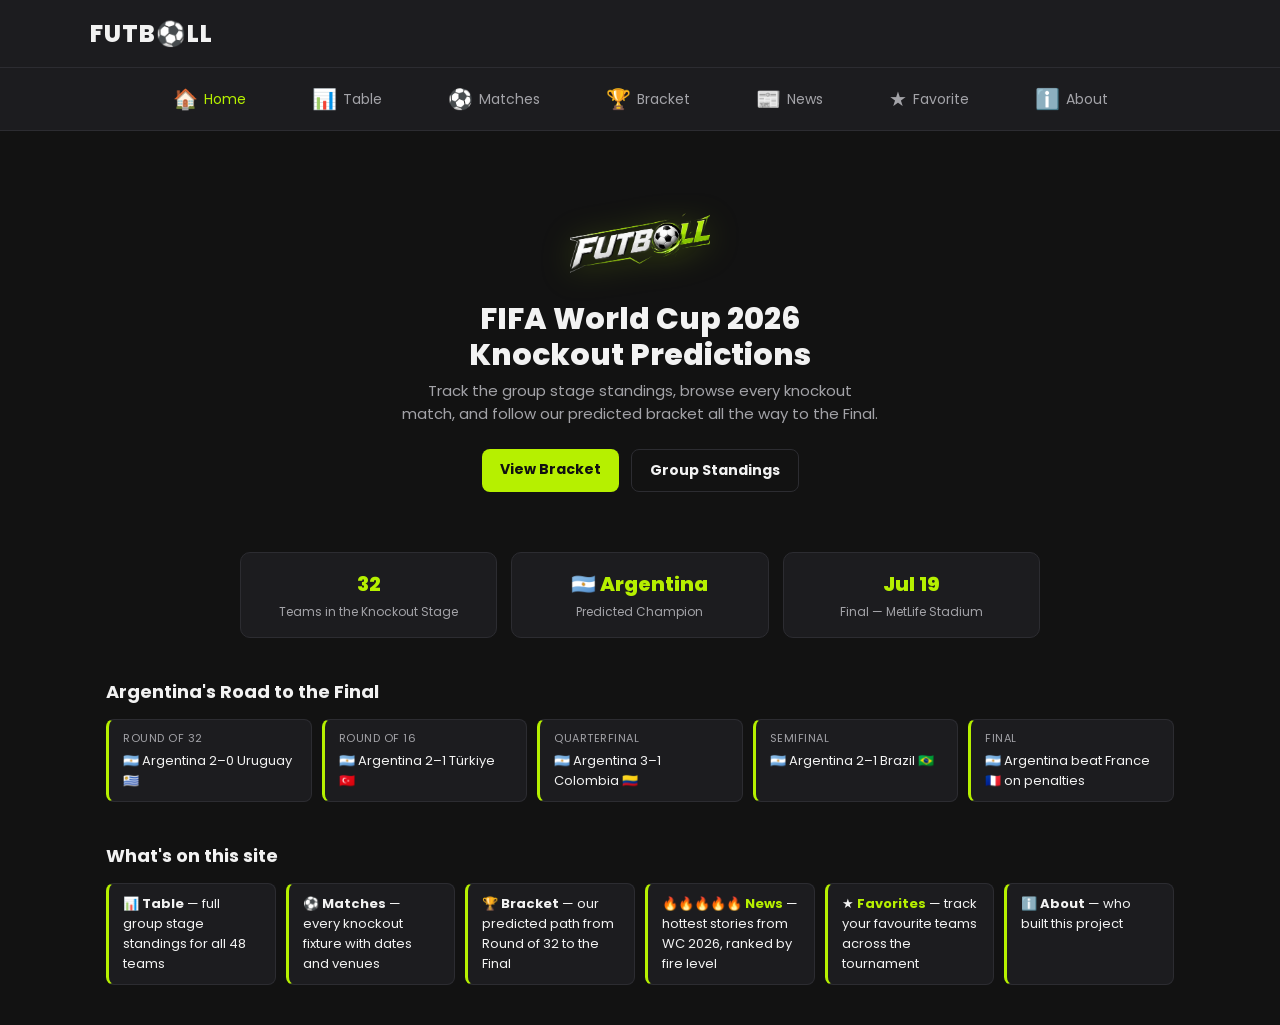
<file: index.html>
<!DOCTYPE html>
<html lang="en">
<head>
  <meta charset="UTF-8">
  <meta name="viewport" content="width=device-width, initial-scale=1.0">
  <title>Futboll | WC 2026 Companion</title>
  <link rel="preconnect" href="https://fonts.googleapis.com">
  <link href="https://fonts.googleapis.com/css2?family=Poppins:wght@400;600;700;800&display=swap" rel="stylesheet">
  <link rel="stylesheet" href="style.css">
</head>
<body>

  <header class="site-header">
    <div class="header-inner">
      <div class="logo">FUTB<span class="ball">⚽</span>LL</div>

    </div>
  </header>

  <nav class="main-nav">
    <a href="index.html" class="active"><span class="icon">🏠</span>Home</a>
    <a href="table.html"><span class="icon">📊</span>Table</a>
    <a href="matches.html"><span class="icon">⚽</span>Matches</a>
    <a href="predictions.html"><span class="icon">🏆</span>Bracket</a>
    <a href="news.html"><span class="icon">📰</span>News</a>
    <a href="favorites.html"><span class="icon">★</span>Favorite</a>
    <a href="about.html"><span class="icon">ℹ️</span>About</a>
  </nav>

  <main class="container">

    <section class="hero">
      <div class="hero-football-logo">
        <img src="[data-uri]" alt="Futboll" class="hero-logo-img">
      </div>
      <h1>FIFA World Cup 2026<br>Knockout Predictions</h1>
      <p>Track the group stage standings, browse every knockout match, and follow our predicted bracket all the way to the Final.</p>
      <div class="hero-actions">
        <a href="predictions.html" class="btn">View Bracket</a>
        <a href="table.html" class="btn secondary">Group Standings</a>
      </div>
    </section>

    <div class="stat-row">
      <div class="stat-box">
        <div class="stat-value">32</div>
        <div class="stat-label">Teams in the Knockout Stage</div>
      </div>
      <div class="stat-box">
        <div class="stat-value">🇦🇷 Argentina</div>
        <div class="stat-label">Predicted Champion</div>
      </div>
      <div class="stat-box">
        <div class="stat-value">Jul 19</div>
        <div class="stat-label">Final — MetLife Stadium</div>
      </div>
    </div>

    <section class="home-section">
      <h2>Argentina's Road to the Final</h2>
      <div class="road-to-final">
        <div class="road-step">
          <div class="round-name">Round of 32</div>
          🇦🇷 Argentina 2–0 Uruguay 🇺🇾
        </div>
        <div class="road-step">
          <div class="round-name">Round of 16</div>
          🇦🇷 Argentina 2–1 Türkiye 🇹🇷
        </div>
        <div class="road-step">
          <div class="round-name">Quarterfinal</div>
          🇦🇷 Argentina 3–1 Colombia 🇨🇴
        </div>
        <div class="road-step">
          <div class="round-name">Semifinal</div>
          🇦🇷 Argentina 2–1 Brazil 🇧🇷
        </div>
        <div class="road-step">
          <div class="round-name">Final</div>
          🇦🇷 Argentina beat France 🇫🇷 on penalties
        </div>
      </div>
    </section>

    <section class="home-section">
      <h2>What's on this site</h2>
      <div class="road-to-final">
        <div class="road-step">📊 <strong>Table</strong> — full group stage standings for all 48 teams</div>
        <div class="road-step">⚽ <strong>Matches</strong> — every knockout fixture with dates and venues</div>
        <div class="road-step">🏆 <strong>Bracket</strong> — our predicted path from Round of 32 to the Final</div>
        <div class="road-step">🔥🔥🔥🔥🔥 <strong><a href="news.html" style="color:var(--accent)">News</a></strong> — hottest stories from WC 2026, ranked by fire level</div>
        <div class="road-step">★ <strong><a href="favorites.html" style="color:var(--accent)">Favorites</a></strong> — track your favourite teams across the tournament</div>
        <div class="road-step">ℹ️ <strong>About</strong> — who built this project</div>
      </div>
    </section>

  </main>

  <script src="data.js"></script>
  <script src="script.js"></script>
</body>
</html>
</file>
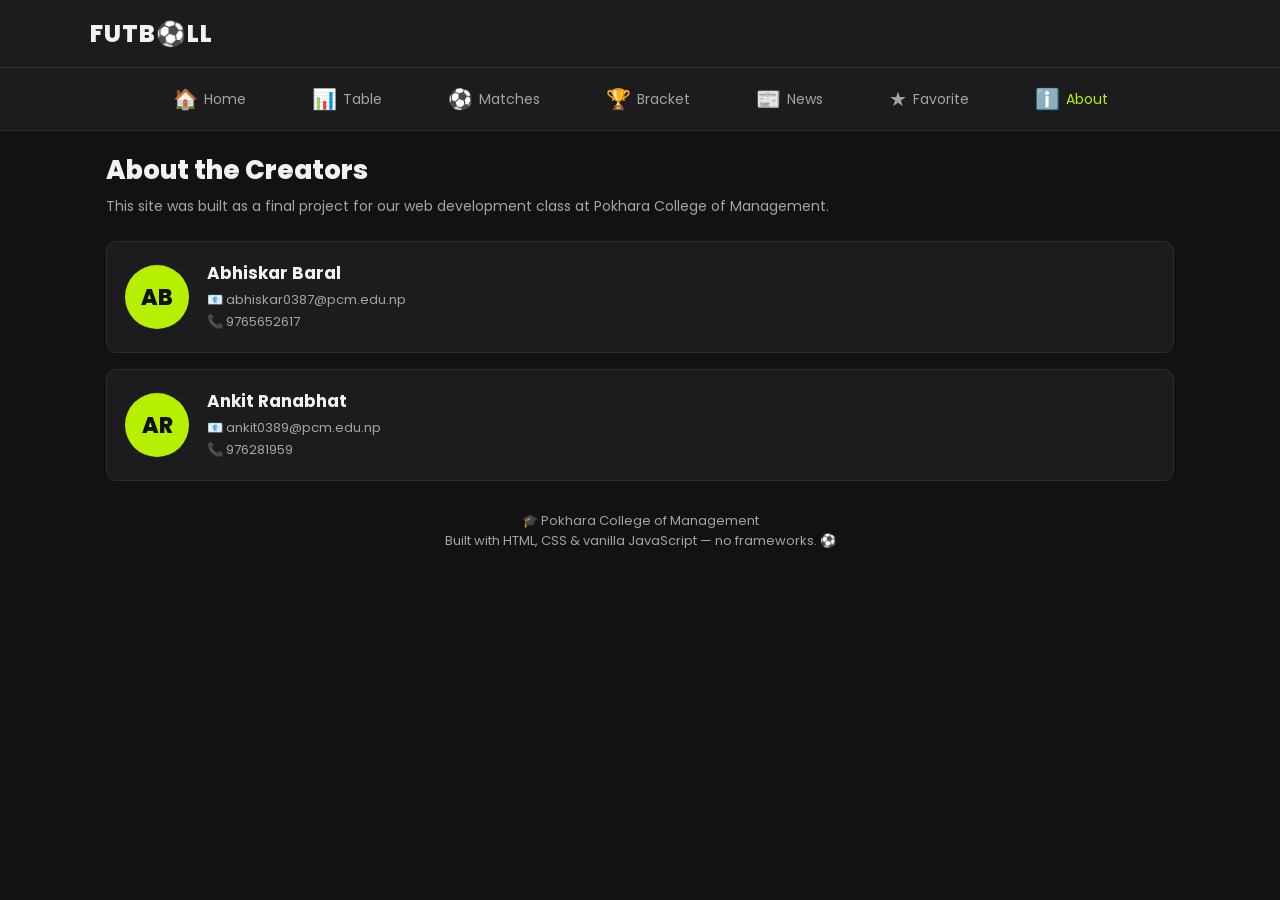
<file: about.html>
<!DOCTYPE html>
<html lang="en">
<head>
  <meta charset="UTF-8">
  <meta name="viewport" content="width=device-width, initial-scale=1.0">
  <title>About | Futboll</title>
  <link rel="preconnect" href="https://fonts.googleapis.com">
  <link href="https://fonts.googleapis.com/css2?family=Poppins:wght@400;600;700;800&display=swap" rel="stylesheet">
  <link rel="stylesheet" href="style.css">
</head>
<body>

  <header class="site-header">
    <div class="header-inner">
      <div class="logo">FUTB<span class="ball">⚽</span>LL</div>

    </div>
  </header>

  <nav class="main-nav">
    <a href="index.html"><span class="icon">🏠</span>Home</a>
    <a href="table.html"><span class="icon">📊</span>Table</a>
    <a href="matches.html"><span class="icon">⚽</span>Matches</a>
    <a href="predictions.html"><span class="icon">🏆</span>Bracket</a>
    <a href="news.html"><span class="icon">📰</span>News</a>
    <a href="favorites.html"><span class="icon">★</span>Favorite</a>
    <a href="about.html" class="active"><span class="icon">ℹ️</span>About</a>
  </nav>

  <main class="container">
    <h1 class="page-title">About the Creators</h1>
    <p class="page-subtitle">This site was built as a final project for our web development class at Pokhara College of Management.</p>

    <div class="profile-card">
      <div class="avatar">AB</div>
      <div class="profile-info">
        <h3>Abhiskar Baral</h3>
        <p>📧 abhiskar0387@pcm.edu.np</p>
        <p>📞 9765652617</p>
      </div>
    </div>

    <div class="profile-card">
      <div class="avatar">AR</div>
      <div class="profile-info">
        <h3>Ankit Ranabhat</h3>
        <p>📧 ankit0389@pcm.edu.np</p>
        <p>📞 976281959</p>
      </div>
    </div>

    <p class="about-footer">🎓 Pokhara College of Management<br>Built with HTML, CSS &amp; vanilla JavaScript — no frameworks. ⚽</p>
  </main>

  <script src="data.js"></script>
  <script src="script.js"></script>
</body>
</html>
</file>
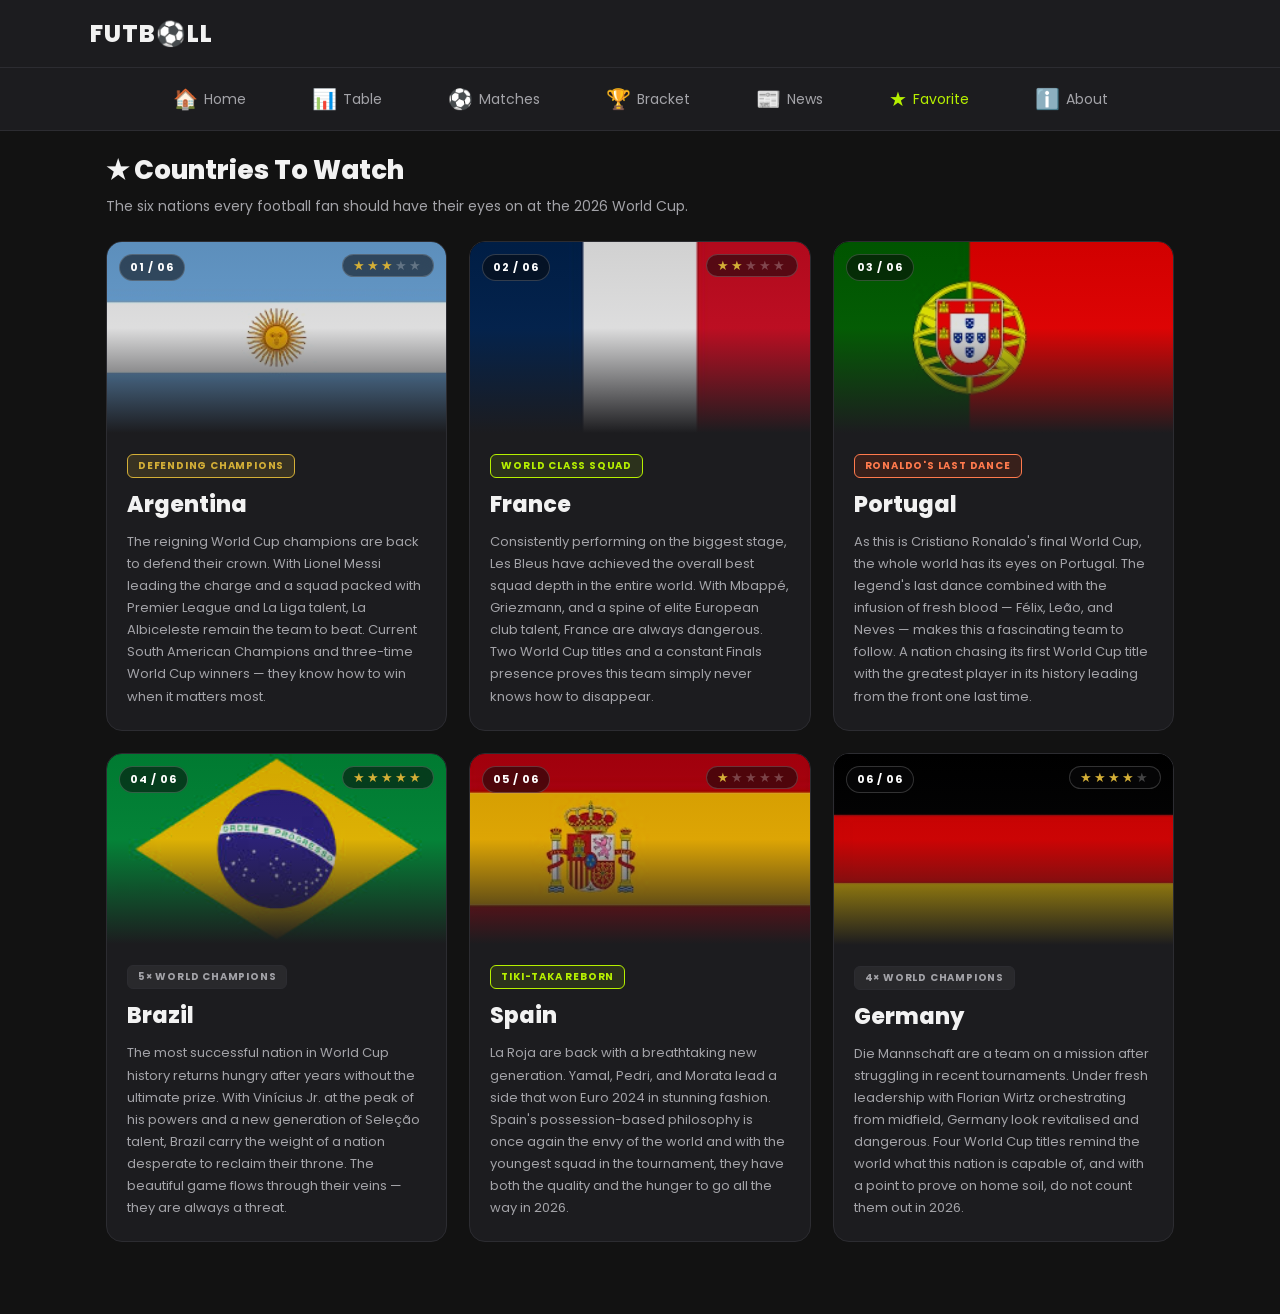
<file: favorites.html>
<!DOCTYPE html>
<html lang="en">
<head>
  <meta charset="UTF-8">
  <meta name="viewport" content="width=device-width, initial-scale=1.0">
  <title>Favorites | Futboll</title>
  <link rel="preconnect" href="https://fonts.googleapis.com">
  <link href="https://fonts.googleapis.com/css2?family=Poppins:wght@400;600;700;800&display=swap" rel="stylesheet">
  <link rel="stylesheet" href="style.css">
</head>
<body>

  <header class="site-header">
    <div class="header-inner">
      <div class="logo">FUTB<span class="ball">⚽</span>LL</div>

    </div>
  </header>

  <nav class="main-nav">
    <a href="index.html"><span class="icon">🏠</span>Home</a>
    <a href="table.html"><span class="icon">📊</span>Table</a>
    <a href="matches.html"><span class="icon">⚽</span>Matches</a>
    <a href="predictions.html"><span class="icon">🏆</span>Bracket</a>
    <a href="news.html"><span class="icon">📰</span>News</a>
    <a href="favorites.html" class="active"><span class="icon">★</span>Favorite</a>
    <a href="about.html"><span class="icon">ℹ️</span>About</a>
  </nav>

  <main class="container">
    <h1 class="page-title">★ Countries To Watch</h1>
    <p class="page-subtitle">The six nations every football fan should have their eyes on at the 2026 World Cup.</p>

    <!-- Featured Countries Section -->
    <div class="ctw-grid">

      <!-- Argentina -->
      <div class="ctw-card ctw-argentina">
        <div class="ctw-banner">
          <img src="argentina-flag.png" alt="Argentina flag" class="ctw-flag-img">
          <div class="ctw-banner-fade"></div>
          <span class="ctw-index">01 / 06</span>
          <span class="ctw-rating" aria-label="3 out of 5 stars">★★★<span class="dim">★★</span></span>
        </div>
        <div class="ctw-info">
          <div class="ctw-badge ctw-badge-champion">Defending Champions</div>
          <h2 class="ctw-name">Argentina</h2>
          <p class="ctw-desc">The reigning World Cup champions are back to defend their crown. With Lionel Messi leading the charge and a squad packed with Premier League and La Liga talent, La Albiceleste remain the team to beat. Current South American Champions and three-time World Cup winners — they know how to win when it matters most.</p>
        </div>
      </div>

      <!-- France -->
      <div class="ctw-card ctw-france">
        <div class="ctw-banner">
          <img src="france-flag.png" alt="France flag" class="ctw-flag-img">
          <div class="ctw-banner-fade"></div>
          <span class="ctw-index">02 / 06</span>
          <span class="ctw-rating" aria-label="2 out of 5 stars">★★<span class="dim">★★★</span></span>
        </div>
        <div class="ctw-info">
          <div class="ctw-badge ctw-badge-elite">World Class Squad</div>
          <h2 class="ctw-name">France</h2>
          <p class="ctw-desc">Consistently performing on the biggest stage, Les Bleus have achieved the overall best squad depth in the entire world. With Mbappé, Griezmann, and a spine of elite European club talent, France are always dangerous. Two World Cup titles and a constant Finals presence proves this team simply never knows how to disappear.</p>
        </div>
      </div>

      <!-- Portugal -->
      <div class="ctw-card ctw-portugal">
        <div class="ctw-banner">
          <img src="portugal-flag.png" alt="Portugal flag" class="ctw-flag-img">
          <div class="ctw-banner-fade"></div>
          <span class="ctw-index">03 / 06</span>
        </div>
        <div class="ctw-info">
          <div class="ctw-badge ctw-badge-legend">Ronaldo's Last Dance</div>
          <h2 class="ctw-name">Portugal</h2>
          <p class="ctw-desc">As this is Cristiano Ronaldo's final World Cup, the whole world has its eyes on Portugal. The legend's last dance combined with the infusion of fresh blood — Félix, Leão, and Neves — makes this a fascinating team to follow. A nation chasing its first World Cup title with the greatest player in its history leading from the front one last time.</p>
        </div>
      </div>

      <!-- Brazil -->
      <div class="ctw-card ctw-brazil">
        <div class="ctw-banner">
          <img src="brazil-flag.png" alt="Brazil flag" class="ctw-flag-img">
          <div class="ctw-banner-fade"></div>
          <span class="ctw-index">04 / 06</span>
          <span class="ctw-rating" aria-label="5 out of 5 stars">★★★★★</span>
        </div>
        <div class="ctw-info">
          <div class="ctw-badge ctw-badge-record">5× World Champions</div>
          <h2 class="ctw-name">Brazil</h2>
          <p class="ctw-desc">The most successful nation in World Cup history returns hungry after years without the ultimate prize. With Vinícius Jr. at the peak of his powers and a new generation of Seleção talent, Brazil carry the weight of a nation desperate to reclaim their throne. The beautiful game flows through their veins — they are always a threat.</p>
        </div>
      </div>

      <!-- Spain -->
      <div class="ctw-card ctw-spain">
        <div class="ctw-banner">
          <img src="spain-flag.png" alt="Spain flag" class="ctw-flag-img">
          <div class="ctw-banner-fade"></div>
          <span class="ctw-index">05 / 06</span>
          <span class="ctw-rating" aria-label="1 out of 5 stars">★<span class="dim">★★★★</span></span>
        </div>
        <div class="ctw-info">
          <div class="ctw-badge ctw-badge-elite">Tiki-Taka Reborn</div>
          <h2 class="ctw-name">Spain</h2>
          <p class="ctw-desc">La Roja are back with a breathtaking new generation. Yamal, Pedri, and Morata lead a side that won Euro 2024 in stunning fashion. Spain's possession-based philosophy is once again the envy of the world and with the youngest squad in the tournament, they have both the quality and the hunger to go all the way in 2026.</p>
        </div>
      </div>

      <!-- Germany -->
      <div class="ctw-card ctw-germany">
        <div class="ctw-banner">
          <img src="germany-flag.png" alt="Germany flag" class="ctw-flag-img">
          <div class="ctw-banner-fade"></div>
          <span class="ctw-index">06 / 06</span>
          <span class="ctw-rating" aria-label="4 out of 5 stars">★★★★<span class="dim">★</span></span>
        </div>
        <div class="ctw-info">
          <div class="ctw-badge ctw-badge-record">4× World Champions</div>
          <h2 class="ctw-name">Germany</h2>
          <p class="ctw-desc">Die Mannschaft are a team on a mission after struggling in recent tournaments. Under fresh leadership with Florian Wirtz orchestrating from midfield, Germany look revitalised and dangerous. Four World Cup titles remind the world what this nation is capable of, and with a point to prove on home soil, do not count them out in 2026.</p>
        </div>
      </div>

    </div>


  </main>

  <script src="data.js"></script>
  <script src="script.js"></script>
</body>
</html>
</file>
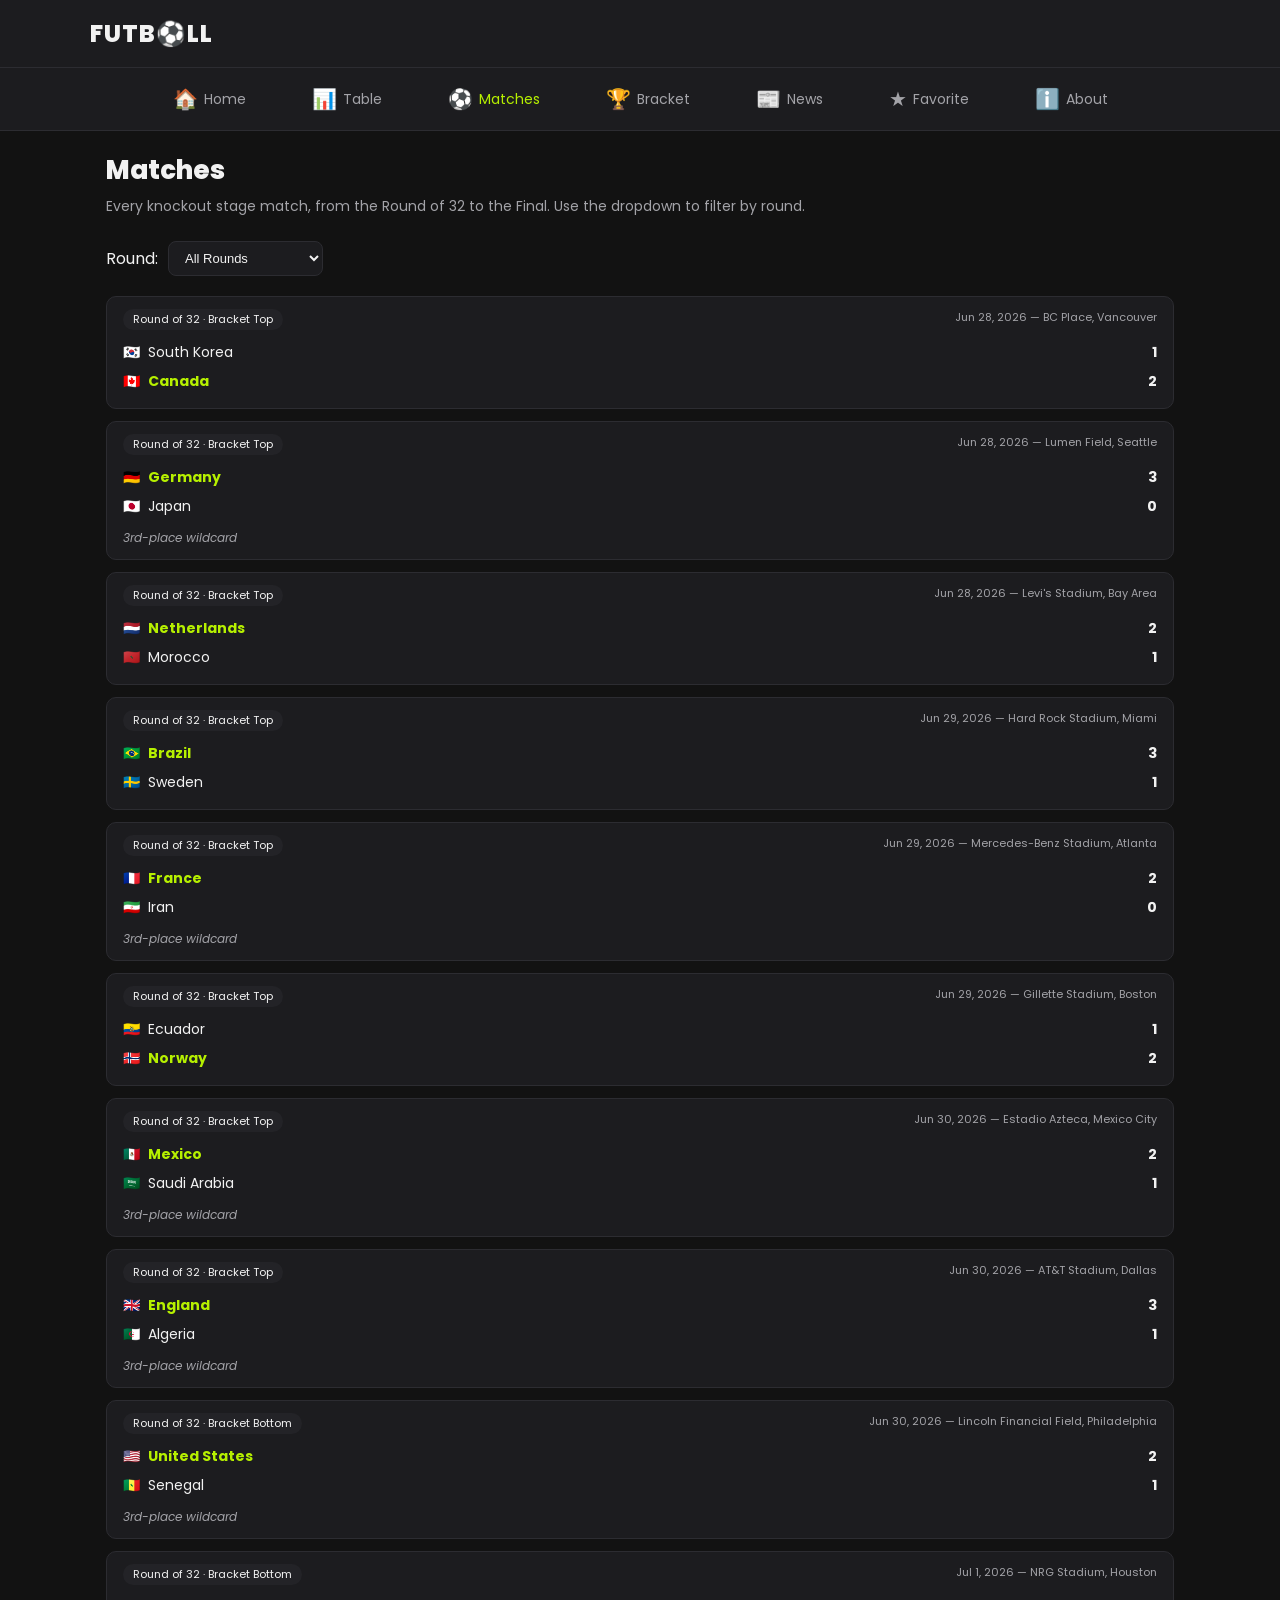
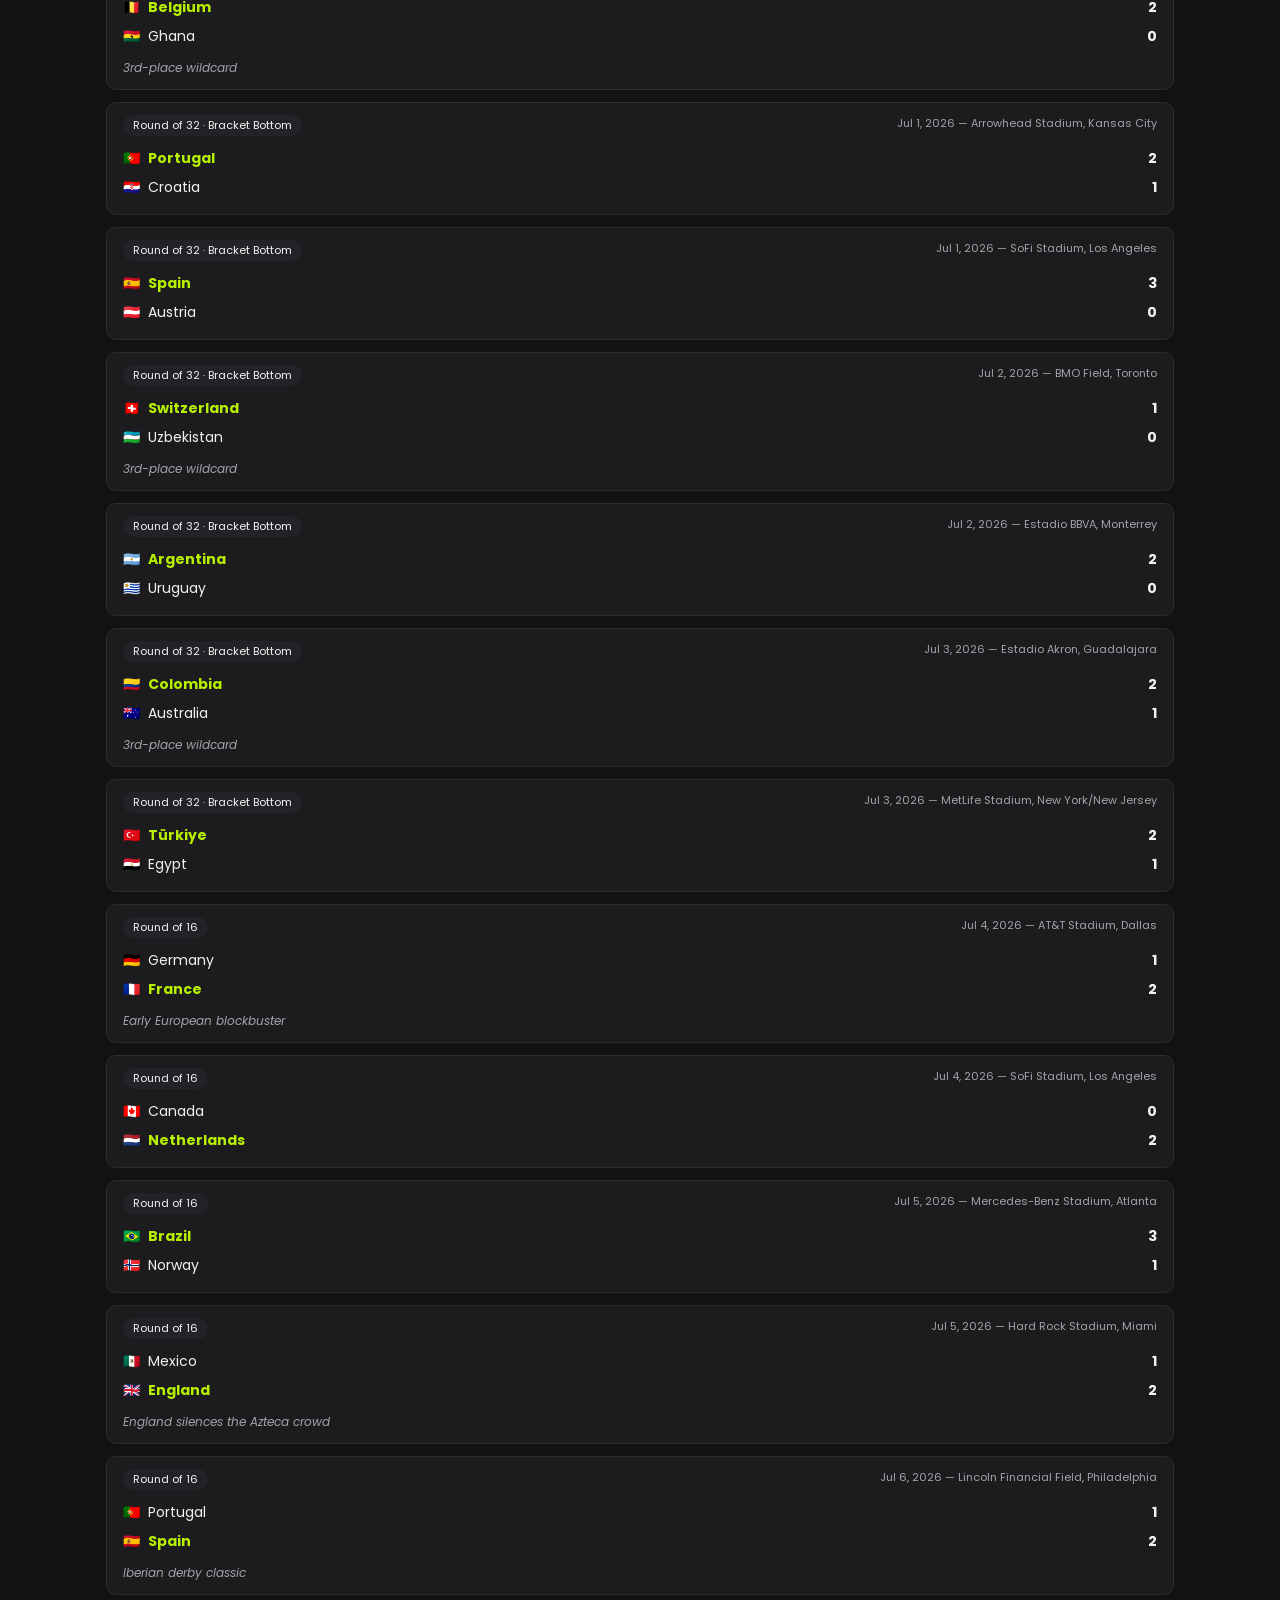
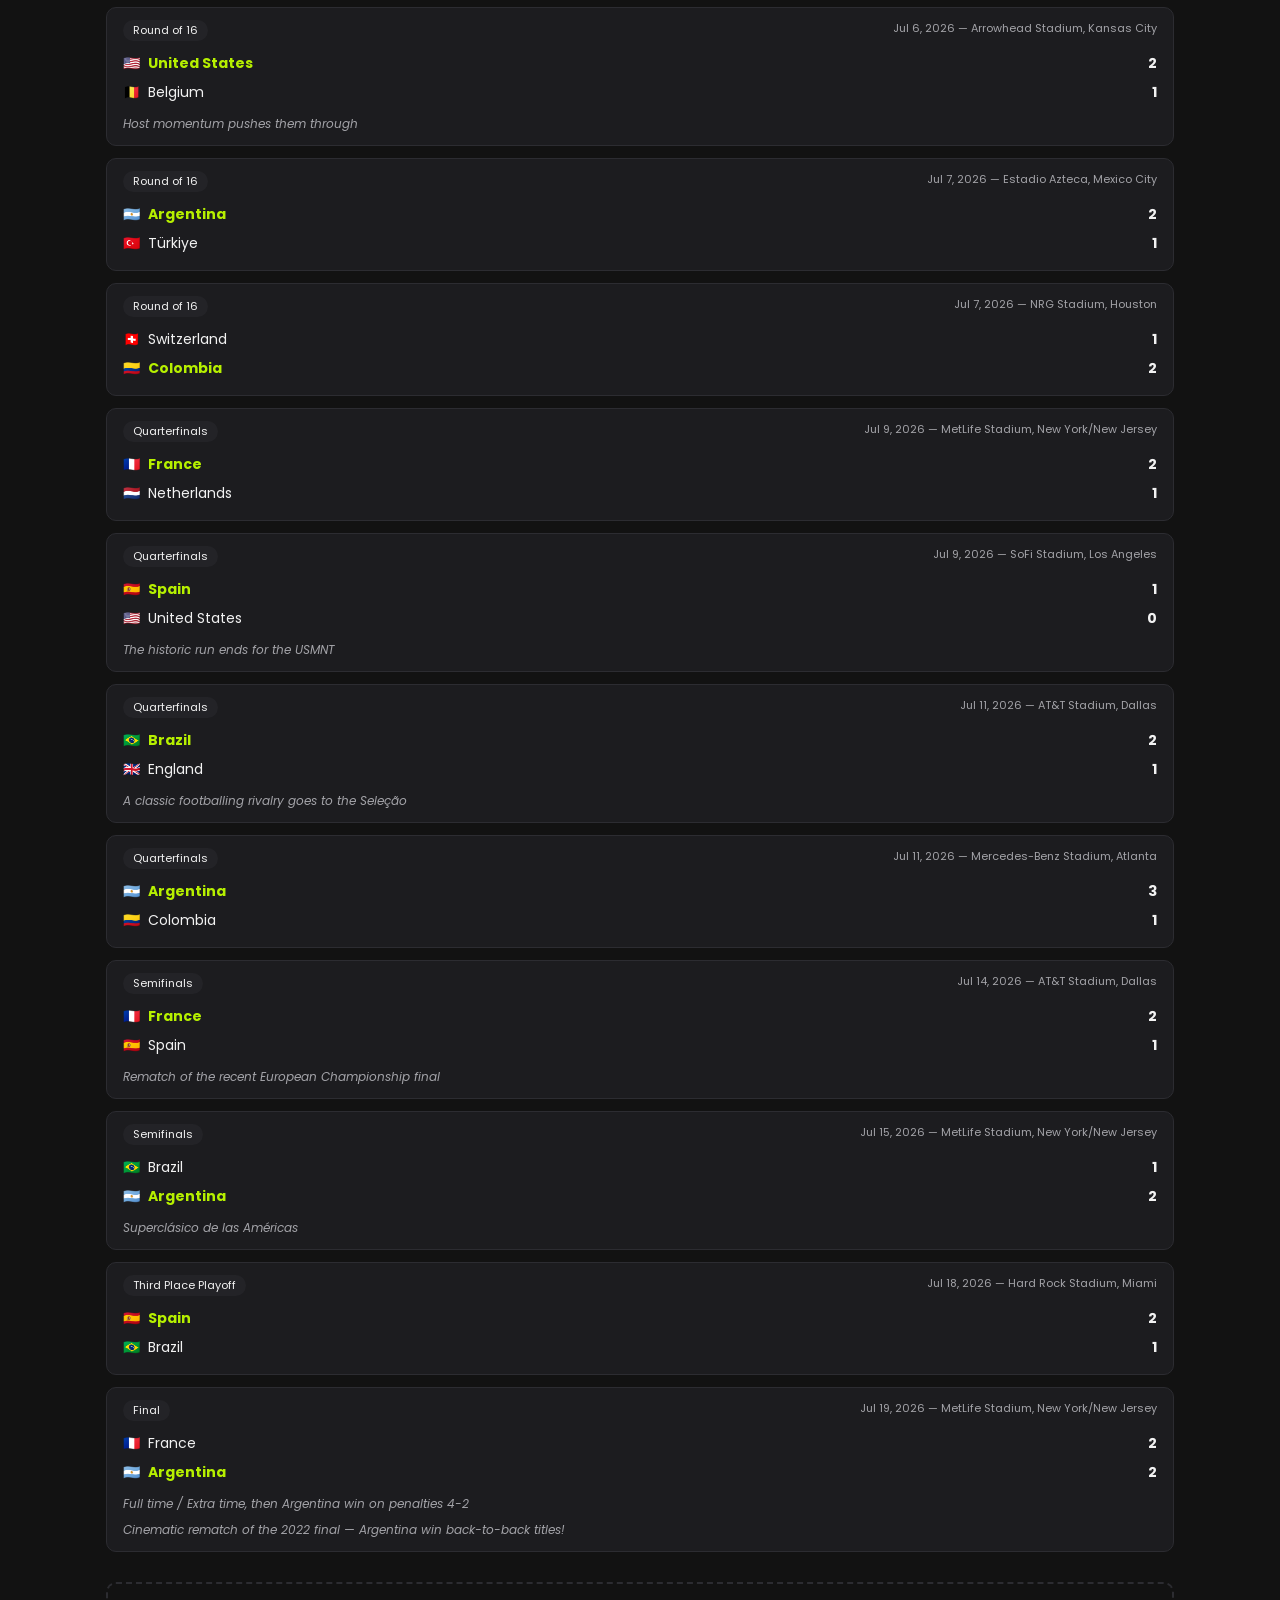
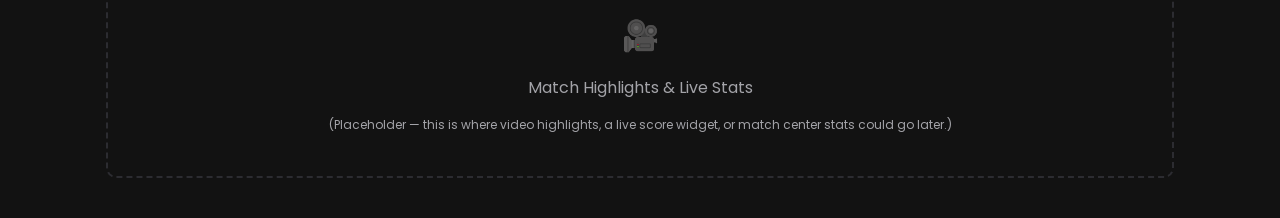
<file: matches.html>
<!DOCTYPE html>
<html lang="en">
<head>
  <meta charset="UTF-8">
  <meta name="viewport" content="width=device-width, initial-scale=1.0">
  <title>Matches | Futboll</title>
  <link rel="preconnect" href="https://fonts.googleapis.com">
  <link href="https://fonts.googleapis.com/css2?family=Poppins:wght@400;600;700;800&display=swap" rel="stylesheet">
  <link rel="stylesheet" href="style.css">
</head>
<body>

  <header class="site-header">
    <div class="header-inner">
      <div class="logo">FUTB<span class="ball">⚽</span>LL</div>

    </div>
  </header>

  <nav class="main-nav">
    <a href="index.html"><span class="icon">🏠</span>Home</a>
    <a href="table.html"><span class="icon">📊</span>Table</a>
    <a href="matches.html" class="active"><span class="icon">⚽</span>Matches</a>
    <a href="predictions.html"><span class="icon">🏆</span>Bracket</a>
    <a href="news.html"><span class="icon">📰</span>News</a>
    <a href="favorites.html"><span class="icon">★</span>Favorite</a>
    <a href="about.html"><span class="icon">ℹ️</span>About</a>
  </nav>

  <main class="container">
    <h1 class="page-title">Matches</h1>
    <p class="page-subtitle">Every knockout stage match, from the Round of 32 to the Final. Use the dropdown to filter by round.</p>

    <div class="filter-row">
      <label for="roundFilter">Round:</label>
      <select id="roundFilter">
        <option value="all">All Rounds</option>
        <option value="Round of 32">Round of 32</option>
        <option value="Round of 16">Round of 16</option>
        <option value="Quarterfinals">Quarterfinals</option>
        <option value="Semifinals">Semifinals</option>
        <option value="Third Place Playoff">Third Place Playoff</option>
        <option value="Final">Final</option>
      </select>
    </div>

    <div class="match-list" id="matchesContainer">
      <!-- JS fills this in, see renderMatches() in script.js -->
    </div>

    <!-- Placeholder section for later -->
    <div class="highlights-placeholder">
      <div class="big-emoji">🎥</div>
      <p>Match Highlights &amp; Live Stats</p>
      <p class="placeholder-text">(Placeholder — this is where video highlights, a live score widget, or match center stats could go later.)</p>
    </div>
  </main>

  <script src="data.js"></script>
  <script src="script.js"></script>
</body>
</html>
</file>
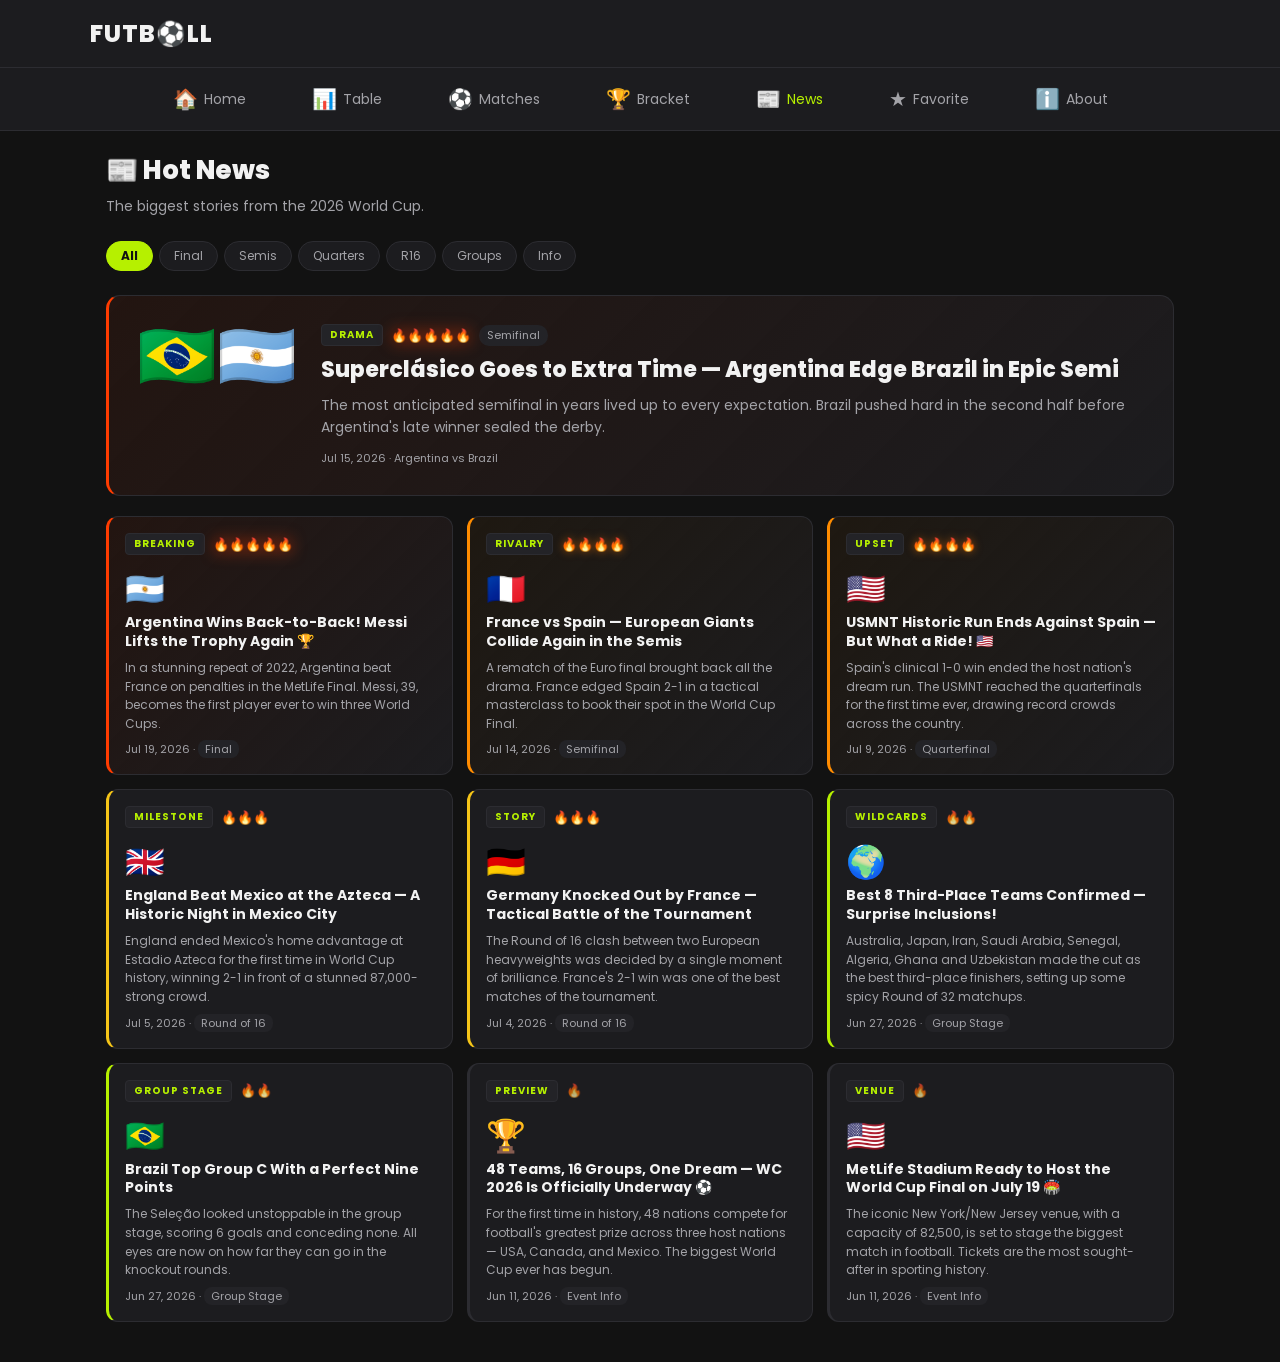
<file: news.html>
<!DOCTYPE html>
<html lang="en">
<head>
  <meta charset="UTF-8">
  <meta name="viewport" content="width=device-width, initial-scale=1.0">
  <title>News | Futboll</title>
  <link rel="preconnect" href="https://fonts.googleapis.com">
  <link href="https://fonts.googleapis.com/css2?family=Poppins:wght@400;600;700;800&display=swap" rel="stylesheet">
  <link rel="stylesheet" href="style.css">
</head>
<body>

  <header class="site-header">
    <div class="header-inner">
      <div class="logo">FUTB<span class="ball">⚽</span>LL</div>

    </div>
  </header>

  <nav class="main-nav">
    <a href="index.html"><span class="icon">🏠</span>Home</a>
    <a href="table.html"><span class="icon">📊</span>Table</a>
    <a href="matches.html"><span class="icon">⚽</span>Matches</a>
    <a href="predictions.html"><span class="icon">🏆</span>Bracket</a>
    <a href="news.html" class="active"><span class="icon">📰</span>News</a>
    <a href="favorites.html"><span class="icon">★</span>Favorite</a>
    <a href="about.html"><span class="icon">ℹ️</span>About</a>
  </nav>

  <main class="container">
    <h1 class="page-title">📰 Hot News</h1>
    <p class="page-subtitle">The biggest stories from the 2026 World Cup.</p>

    <!-- Filters — category only, no heat emoji selector -->
    <div class="news-filters">
      <div class="news-category-filters">
        <button class="news-filter-btn active" data-filter="all">All</button>
        <button class="news-filter-btn" data-filter="Final">Final</button>
        <button class="news-filter-btn" data-filter="Semifinal">Semis</button>
        <button class="news-filter-btn" data-filter="Quarterfinal">Quarters</button>
        <button class="news-filter-btn" data-filter="Round of 16">R16</button>
        <button class="news-filter-btn" data-filter="Group Stage">Groups</button>
        <button class="news-filter-btn" data-filter="Event Info">Info</button>
      </div>
    </div>

    <!-- News cards rendered by JS -->
    <div id="newsContainer"></div>
  </main>

  <script src="data.js"></script>
  <script src="script.js"></script>
</body>
</html>
</file>
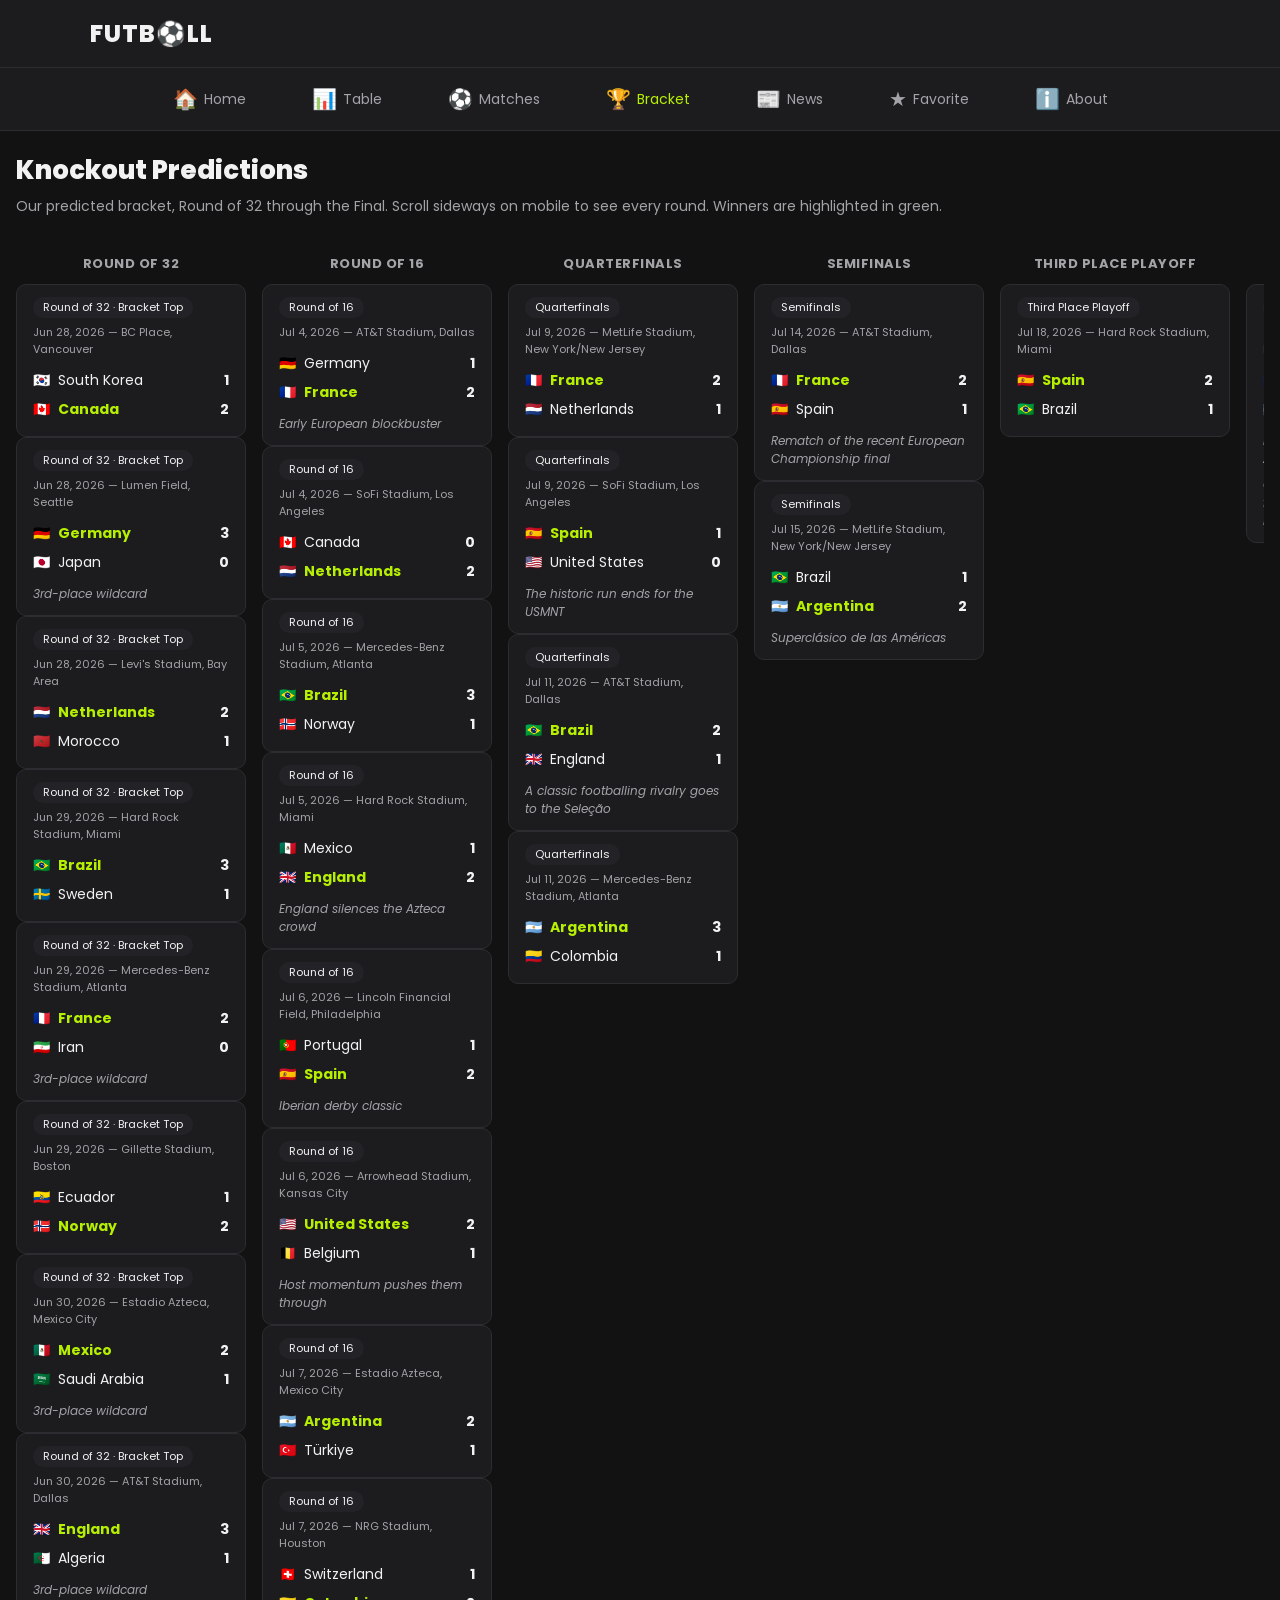
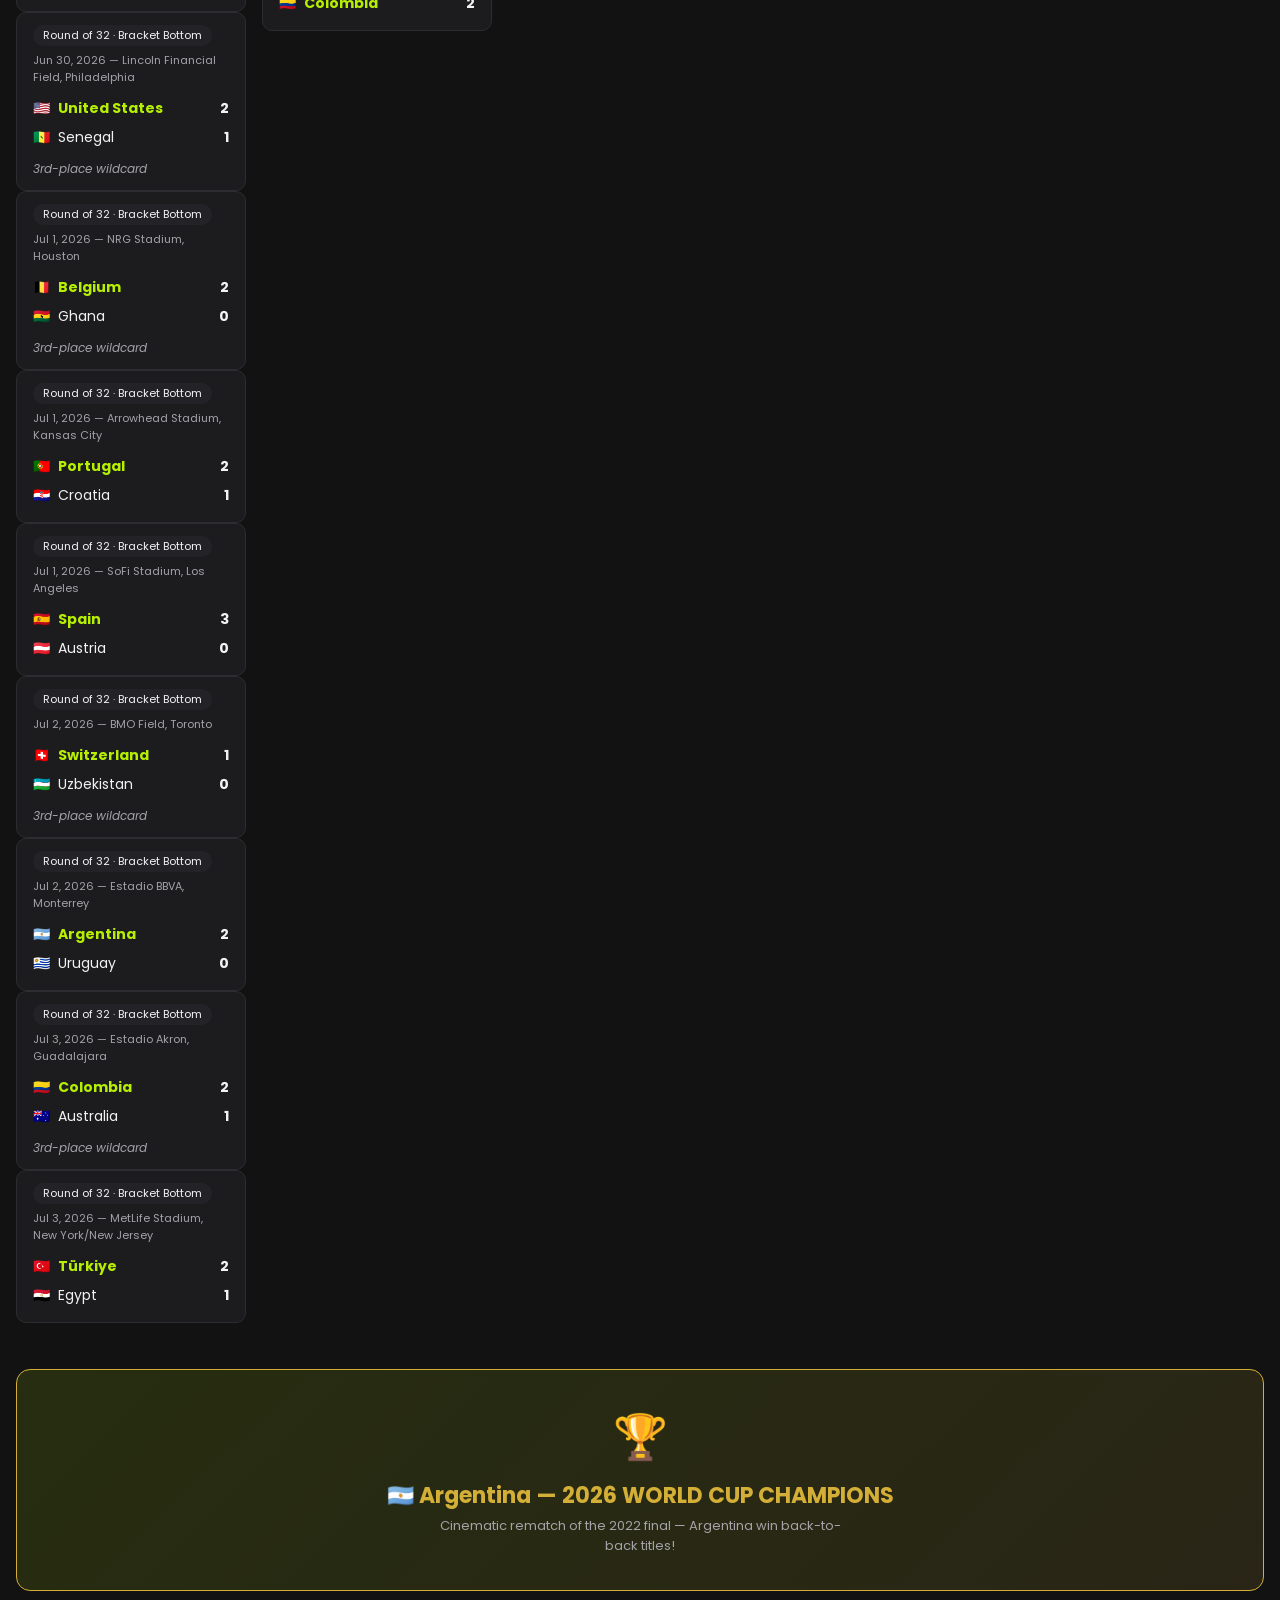
<file: predictions.html>
<!DOCTYPE html>
<html lang="en">
<head>
  <meta charset="UTF-8">
  <meta name="viewport" content="width=device-width, initial-scale=1.0">
  <title>Predictions | Futboll</title>
  <link rel="preconnect" href="https://fonts.googleapis.com">
  <link href="https://fonts.googleapis.com/css2?family=Poppins:wght@400;600;700;800&display=swap" rel="stylesheet">
  <link rel="stylesheet" href="style.css">
</head>
<body>

  <header class="site-header">
    <div class="header-inner">
      <div class="logo">FUTB<span class="ball">⚽</span>LL</div>

    </div>
  </header>

  <nav class="main-nav">
    <a href="index.html"><span class="icon">🏠</span>Home</a>
    <a href="table.html"><span class="icon">📊</span>Table</a>
    <a href="matches.html"><span class="icon">⚽</span>Matches</a>
    <a href="predictions.html" class="active"><span class="icon">🏆</span>Bracket</a>
    <a href="news.html"><span class="icon">📰</span>News</a>
    <a href="favorites.html"><span class="icon">★</span>Favorite</a>
    <a href="about.html"><span class="icon">ℹ️</span>About</a>
  </nav>

  <main class="container wide">
    <h1 class="page-title">Knockout Predictions</h1>
    <p class="page-subtitle">Our predicted bracket, Round of 32 through the Final. Scroll sideways on mobile to see every round. Winners are highlighted in green.</p>

    <div id="bracketContainer">
      <!-- JS fills this in with one column per round, see renderBracket() in script.js -->
    </div>

    <div class="champion-banner" id="championBanner">
      <!-- JS fills this in based on the Final match result -->
    </div>
  </main>

  <script src="data.js"></script>
  <script src="script.js"></script>
</body>
</html>
</file>
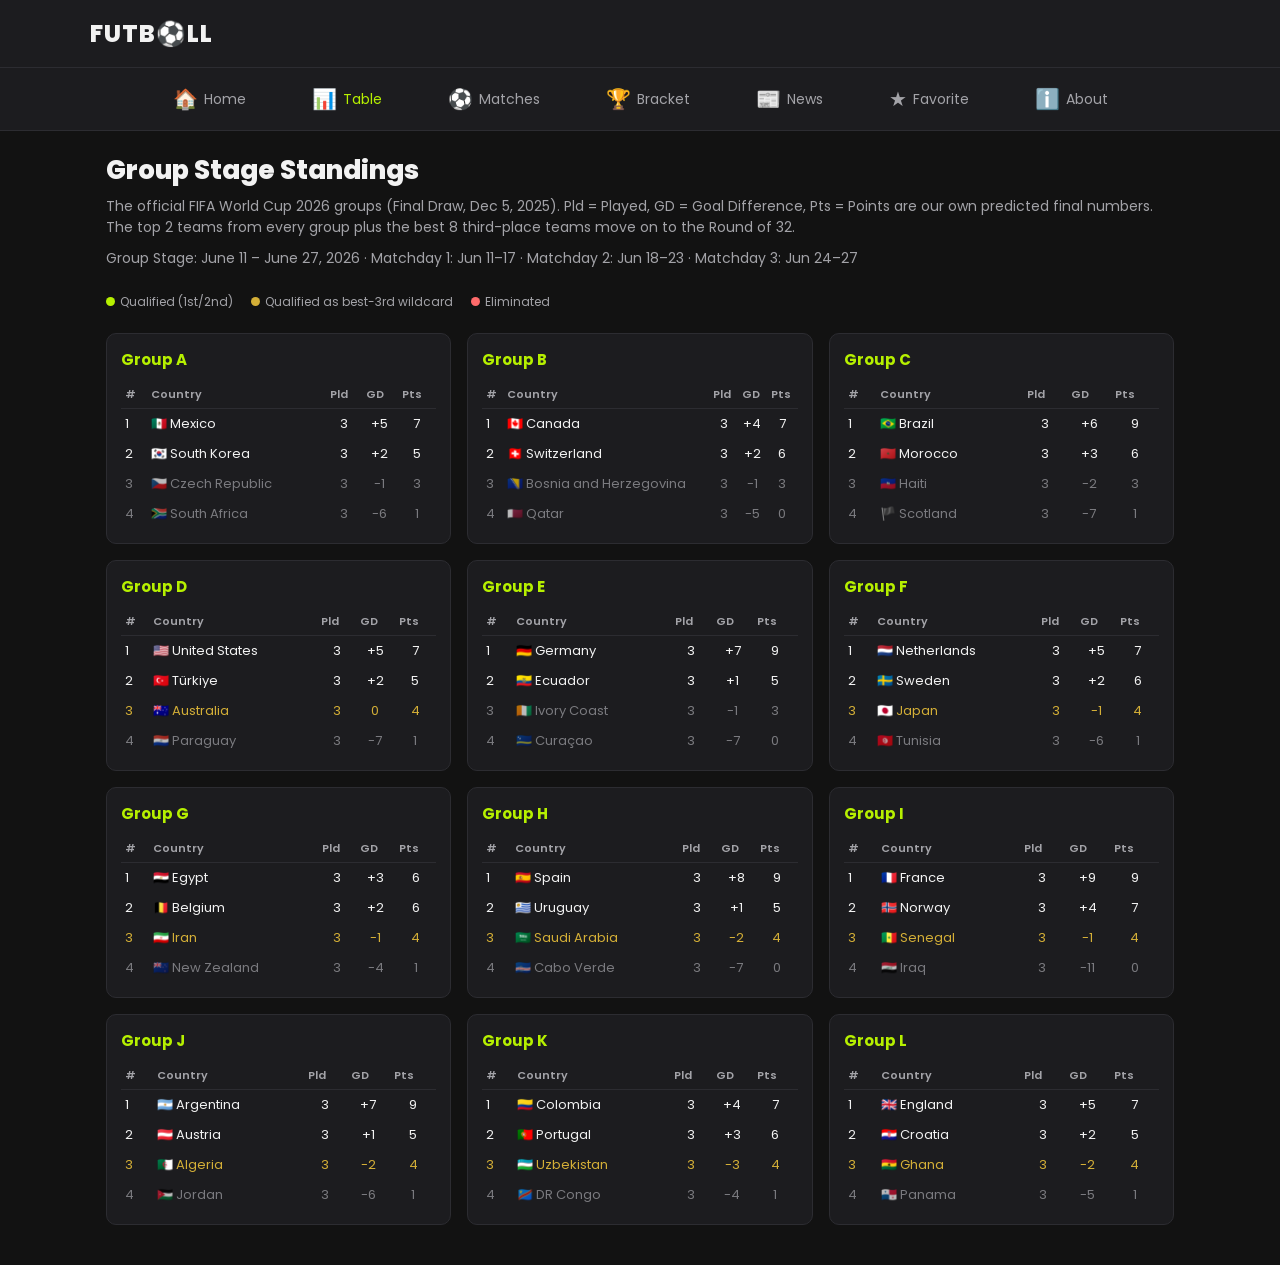
<file: table.html>
<!DOCTYPE html>
<html lang="en">
<head>
  <meta charset="UTF-8">
  <meta name="viewport" content="width=device-width, initial-scale=1.0">
  <title>Group Standings | Futboll</title>
  <link rel="preconnect" href="https://fonts.googleapis.com">
  <link href="https://fonts.googleapis.com/css2?family=Poppins:wght@400;600;700;800&display=swap" rel="stylesheet">
  <link rel="stylesheet" href="style.css">
</head>
<body>

  <header class="site-header">
    <div class="header-inner">
      <div class="logo">FUTB<span class="ball">⚽</span>LL</div>

    </div>
  </header>

  <nav class="main-nav">
    <a href="index.html"><span class="icon">🏠</span>Home</a>
    <a href="table.html" class="active"><span class="icon">📊</span>Table</a>
    <a href="matches.html"><span class="icon">⚽</span>Matches</a>
    <a href="predictions.html"><span class="icon">🏆</span>Bracket</a>
    <a href="news.html"><span class="icon">📰</span>News</a>
    <a href="favorites.html"><span class="icon">★</span>Favorite</a>
    <a href="about.html"><span class="icon">ℹ️</span>About</a>
  </nav>

  <main class="container">
    <h1 class="page-title">Group Stage Standings</h1>
    <p class="page-subtitle">
      The official FIFA World Cup 2026 groups (Final Draw, Dec 5, 2025). Pld = Played, GD = Goal Difference, Pts = Points are our own predicted final numbers.
      The top 2 teams from every group plus the best 8 third-place teams move on to the Round of 32.
    </p>
    <p class="page-subtitle" id="matchdayInfo" style="margin-top:-14px;"></p>

    <div class="legend">
      <span><span class="dot qualified"></span>Qualified (1st/2nd)</span>
      <span><span class="dot wildcard"></span>Qualified as best-3rd wildcard</span>
      <span><span class="dot out"></span>Eliminated</span>
    </div>

    <div class="groups-grid" id="groupsContainer">
      <!-- JS fills this in with one card per group, see renderGroups() in script.js -->
    </div>
  </main>

  <script src="data.js"></script>
  <script src="script.js"></script>
</body>
</html>
</file>
<file: style.css>
/* ======================================================
   style.css
   Shared styling for every page of the Futboll site.
   Uses plain Flexbox + media queries (no CSS grid, no
   frameworks) so it's easy to read and edit.
   ====================================================== */

/* ---------- Color & spacing variables ---------- */
:root {
  --bg: #121212;
  --bg-card: #1c1c1f;
  --bg-card-light: #232327;
  --border: #2c2c31;
  --text: #f2f2f2;
  --text-dim: #a3a3a8;
  --accent: #b6f000;      /* the neon green from the Futboll logo */
  --accent-dark: #8fc400;
  --gold: #d4af37;
  --out: #ff6b6b;
}

* {
  box-sizing: border-box;
}

body {
  margin: 0;
  font-family: 'Poppins', Arial, Helvetica, sans-serif;
  background-color: var(--bg);
  color: var(--text);
  padding-bottom: 78px; /* leaves room for the fixed bottom nav on mobile */
}

a {
  color: inherit;
  text-decoration: none;
}

.container {
  max-width: 1100px;
  margin: 0 auto;
  padding: 20px 16px 40px;
}

.container.wide {
  max-width: 1400px;
}

/* ---------- Header ---------- */
.site-header {
  display: flex;
  align-items: center;
  justify-content: center;
  padding: 16px 20px;
  background-color: var(--bg-card);
  border-bottom: 1px solid var(--border);
  position: sticky;
  top: 0;
  z-index: 200;
}

.logo {
  font-size: 24px;
  font-weight: 800;
  letter-spacing: 1px;
  color: var(--text);
}

.logo .ball {
  color: var(--accent);
}

/* ---------- Bottom nav (mobile) / top nav (desktop) ---------- */
.main-nav {
  position: fixed;
  bottom: 0;
  left: 0;
  right: 0;
  display: flex;
  justify-content: space-around;
  background-color: var(--bg-card);
  border-top: 1px solid var(--border);
  padding: 8px 0 10px;
  z-index: 200;
}

.main-nav a {
  display: flex;
  flex-direction: column;
  align-items: center;
  gap: 2px;
  color: var(--text-dim);
  font-size: 11px;
  padding: 4px 8px;
}

.main-nav a .icon {
  font-size: 20px;
}

.main-nav a.active {
  color: var(--accent);
}

@media (min-width: 768px) {
  body {
    padding-bottom: 0;
  }
  .main-nav {
    position: static;
    border-top: none;
    border-bottom: 1px solid var(--border);
    background-color: var(--bg-card);
    justify-content: center;
    gap: 50px;
    padding: 12px 0;
  }
  .main-nav a {
    flex-direction: row;
    font-size: 14px;
    gap: 6px;
  }
}

/* ---------- Generic section headings ---------- */
.page-title {
  font-size: 26px;
  font-weight: 800;
  margin: 0 0 6px;
}

.page-subtitle {
  color: var(--text-dim);
  margin: 0 0 24px;
  font-size: 14px;
}

/* ---------- Buttons ---------- */
.btn {
  display: inline-block;
  background-color: var(--accent);
  color: #111;
  font-weight: 700;
  padding: 10px 18px;
  border-radius: 8px;
  border: none;
  cursor: pointer;
  font-size: 14px;
}

.btn.secondary {
  background-color: transparent;
  border: 1px solid var(--border);
  color: var(--text);
}

/* ====================================================
   HOME PAGE
   ==================================================== */
.hero {
  text-align: center;
  padding: 40px 16px 30px;
}

.hero .trophy {
  font-size: 54px;
}

.hero h1 {
  font-size: 30px;
  font-weight: 800;
  margin: 10px 0 6px;
  line-height: 1.2;
}

.hero p {
  color: var(--text-dim);
  font-size: 15px;
  max-width: 480px;
  margin: 0 auto 24px;
}

.hero-actions {
  display: flex;
  justify-content: center;
  gap: 12px;
  flex-wrap: wrap;
  margin-bottom: 30px;
}

.stat-row {
  display: flex;
  flex-wrap: wrap;
  gap: 14px;
  justify-content: center;
  margin: 0 auto 10px;
  max-width: 800px;
}

.stat-box {
  background-color: var(--bg-card);
  border: 1px solid var(--border);
  border-radius: 10px;
  padding: 16px 20px;
  flex: 1 1 200px;
  text-align: center;
}

.stat-box .stat-value {
  font-size: 20px;
  font-weight: 800;
  color: var(--accent);
}

.stat-box .stat-label {
  font-size: 12px;
  color: var(--text-dim);
  margin-top: 4px;
}

.home-section {
  margin-top: 40px;
}

.home-section h2 {
  font-size: 18px;
  margin-bottom: 14px;
}

.road-to-final {
  display: flex;
  flex-wrap: wrap;
  gap: 10px;
}

.road-step {
  background-color: var(--bg-card);
  border: 1px solid var(--border);
  border-left: 3px solid var(--accent);
  border-radius: 8px;
  padding: 10px 14px;
  flex: 1 1 140px;
  font-size: 13px;
}

.road-step .round-name {
  color: var(--text-dim);
  font-size: 11px;
  text-transform: uppercase;
  letter-spacing: 0.5px;
  margin-bottom: 4px;
}

/* ====================================================
   STANDINGS / TABLE PAGE
   ==================================================== */
.legend {
  display: flex;
  gap: 18px;
  flex-wrap: wrap;
  margin-bottom: 22px;
  font-size: 12px;
  color: var(--text-dim);
}

.legend span.dot {
  display: inline-block;
  width: 9px;
  height: 9px;
  border-radius: 50%;
  margin-right: 5px;
}

.dot.qualified { background-color: var(--accent); }
.dot.wildcard { background-color: var(--gold); }
.dot.out { background-color: var(--out); }

.groups-grid {
  display: flex;
  flex-wrap: wrap;
  gap: 16px;
}

.group-card {
  background-color: var(--bg-card);
  border: 1px solid var(--border);
  border-radius: 10px;
  padding: 14px;
  flex: 1 1 280px;
}

.group-card h3 {
  margin: 0 0 10px;
  font-size: 15px;
  color: var(--accent);
}

.group-card table {
  width: 100%;
  border-collapse: collapse;
  font-size: 13px;
}

.group-card th, .group-card td {
  text-align: left;
  padding: 5px 4px;
}

.group-card th {
  color: var(--text-dim);
  font-weight: 600;
  font-size: 11px;
  border-bottom: 1px solid var(--border);
}

.group-card td.num {
  text-align: center;
}

.group-card tr.wildcard td {
  color: var(--gold);
}

.group-card tr.out td {
  color: var(--text-dim);
  opacity: 0.7;
}

/* ====================================================
   MATCHES PAGE
   ==================================================== */
.filter-row {
  margin-bottom: 20px;
  display: flex;
  align-items: center;
  gap: 10px;
  flex-wrap: wrap;
}

.filter-row select {
  background-color: var(--bg-card);
  color: var(--text);
  border: 1px solid var(--border);
  padding: 8px 12px;
  border-radius: 8px;
  font-size: 13px;
}

.match-list {
  display: flex;
  flex-direction: column;
  gap: 12px;
}

.match-card {
  background-color: var(--bg-card);
  border: 1px solid var(--border);
  border-radius: 10px;
  padding: 12px 16px;
}

.match-meta {
  font-size: 11px;
  color: var(--text-dim);
  margin-bottom: 8px;
  display: flex;
  justify-content: space-between;
  flex-wrap: wrap;
  gap: 6px;
}

.match-meta .round-tag {
  background-color: var(--bg-card-light);
  border-radius: 20px;
  padding: 2px 10px;
  color: var(--text);
}

.team-row {
  display: flex;
  align-items: center;
  justify-content: space-between;
  padding: 4px 0;
  font-size: 14px;
}

.team-row .team-name {
  display: flex;
  align-items: center;
  gap: 8px;
}

.team-row.winner .team-name {
  font-weight: 700;
  color: var(--accent);
}

.team-row .score {
  font-weight: 700;
}

.match-note {
  font-size: 12px;
  color: var(--text-dim);
  margin-top: 8px;
  font-style: italic;
}

.highlights-placeholder {
  margin-top: 30px;
  border: 2px dashed var(--border);
  border-radius: 10px;
  padding: 30px;
  text-align: center;
  color: var(--text-dim);
}

.highlights-placeholder .big-emoji {
  font-size: 30px;
  margin-bottom: 8px;
}

.highlights-placeholder .placeholder-text {
  font-size: 12px;
  margin-top: 6px;
}

/* ====================================================
   PREDICTIONS / BRACKET PAGE
   ==================================================== */
.bracket-half-title {
  font-size: 13px;
  text-transform: uppercase;
  letter-spacing: 1px;
  color: var(--text-dim);
  margin: 22px 0 10px;
}

.bracket-row {
  display: flex;
  gap: 16px;
  overflow-x: auto;
  padding-bottom: 10px;
}

.bracket-round {
  min-width: 230px;
  flex: 0 0 230px;
}

.bracket-round h3 {
  font-size: 13px;
  text-transform: uppercase;
  letter-spacing: 0.5px;
  color: var(--text-dim);
  margin-bottom: 10px;
  text-align: center;
}

.champion-banner {
  text-align: center;
  margin-top: 36px;
  padding: 34px 16px;
  border-radius: 14px;
  border: 1px solid var(--gold);
  background: linear-gradient(135deg, rgba(182, 240, 0, 0.12), rgba(212, 175, 55, 0.12));
}

.champion-banner .trophy {
  font-size: 44px;
}

.champion-banner h2 {
  margin: 10px 0 4px;
  font-size: 22px;
  color: var(--gold);
}

.champion-banner p {
  color: var(--text-dim);
  font-size: 13px;
  max-width: 420px;
  margin: 0 auto;
}

/* ====================================================
   ABOUT PAGE
   ==================================================== */
.profile-card {
  display: flex;
  align-items: center;
  gap: 18px;
  background-color: var(--bg-card);
  border: 1px solid var(--border);
  border-radius: 10px;
  padding: 18px;
  margin-bottom: 16px;
  flex-wrap: wrap;
}

.avatar {
  width: 64px;
  height: 64px;
  flex-shrink: 0;
  border-radius: 50%;
  background-color: var(--accent);
  color: #111;
  font-weight: 800;
  font-size: 22px;
  display: flex;
  align-items: center;
  justify-content: center;
}

.profile-info h3 {
  margin: 0 0 4px;
  font-size: 17px;
}

.profile-info p {
  margin: 2px 0;
  font-size: 13px;
  color: var(--text-dim);
}

.about-footer {
  margin-top: 30px;
  font-size: 13px;
  color: var(--text-dim);
  text-align: center;
}

/* ====================================================
   HEADER UPDATE — PCM badge + header-inner layout
   ==================================================== */
.header-inner {
  display: flex;
  align-items: center;
  justify-content: space-between;
  width: 100%;
  max-width: 1100px;
}

.pcm-badge {
  display: flex;
  align-items: center;
  gap: 6px;
  background: linear-gradient(135deg, #1a2a4a, #0d1b35);
  border: 1px solid #2a4a8a;
  border-radius: 8px;
  padding: 6px 12px;
}

.pcm-icon {
  font-size: 16px;
}

.pcm-text {
  font-size: 13px;
  font-weight: 800;
  letter-spacing: 1px;
  color: #7ab3ff;
}

/* ====================================================
   HEAT BADGE (shared by news + favorites)
   ==================================================== */
.heat-badge {
  font-size: 13px;
  line-height: 1;
  white-space: nowrap;
}

.heat-1 { opacity: 0.7; }
.heat-2 { opacity: 0.85; }
.heat-3 { opacity: 1; }
.heat-4 { filter: drop-shadow(0 0 4px rgba(255,120,0,0.5)); }
.heat-5 { filter: drop-shadow(0 0 8px rgba(255,60,0,0.7)); animation: heat-pulse 1.8s ease-in-out infinite; }

@keyframes heat-pulse {
  0%, 100% { filter: drop-shadow(0 0 6px rgba(255,60,0,0.6)); }
  50%       { filter: drop-shadow(0 0 14px rgba(255,60,0,1)); }
}

/* Card left-border accent by heat level */
.heat-card-5 { border-left: 3px solid #ff3c00 !important; background: linear-gradient(135deg, rgba(255,60,0,0.07), var(--bg-card)) !important; }
.heat-card-4 { border-left: 3px solid #ff8c00 !important; background: linear-gradient(135deg, rgba(255,140,0,0.05), var(--bg-card)) !important; }
.heat-card-3 { border-left: 3px solid #f5c518 !important; }
.heat-card-2 { border-left: 3px solid var(--accent) !important; }
.heat-card-1 { border-left: 3px solid var(--border) !important; }

/* ====================================================
   HEAT LEGEND
   ==================================================== */
.heat-legend {
  display: flex;
  flex-wrap: wrap;
  align-items: center;
  gap: 12px;
  margin-bottom: 20px;
  padding: 12px 16px;
  background: var(--bg-card);
  border: 1px solid var(--border);
  border-radius: 10px;
  font-size: 12px;
}

.heat-legend-item {
  display: flex;
  align-items: center;
  gap: 5px;
  color: var(--text-dim);
}

.active-legend .hl-label {
  color: #ff3c00;
  font-weight: 700;
}

.hl-flames { font-size: 14px; }
.hl-label  { font-size: 11px; }

/* ====================================================
   NEWS PAGE
   ==================================================== */
.news-filters {
  display: flex;
  flex-wrap: wrap;
  align-items: center;
  gap: 10px;
  margin-bottom: 24px;
}

.news-category-filters {
  display: flex;
  flex-wrap: wrap;
  gap: 6px;
  flex: 1;
}

.news-filter-btn {
  background: var(--bg-card);
  color: var(--text-dim);
  border: 1px solid var(--border);
  border-radius: 20px;
  padding: 5px 14px;
  font-size: 12px;
  font-family: 'Poppins', sans-serif;
  cursor: pointer;
  transition: all 0.15s;
}

.news-filter-btn:hover {
  border-color: var(--accent);
  color: var(--text);
}

.news-filter-btn.active {
  background: var(--accent);
  color: #111;
  border-color: var(--accent);
  font-weight: 700;
}

.news-heat-filter {
  display: flex;
  align-items: center;
  gap: 8px;
  font-size: 12px;
  color: var(--text-dim);
}

.news-heat-filter select {
  background: var(--bg-card);
  color: var(--text);
  border: 1px solid var(--border);
  padding: 6px 10px;
  border-radius: 8px;
  font-size: 12px;
  font-family: 'Poppins', sans-serif;
}

/* News hero card */
.news-hero {
  background: var(--bg-card);
  border: 1px solid var(--border);
  border-radius: 14px;
  padding: 28px;
  margin-bottom: 20px;
  overflow: hidden;
}

.news-hero-inner {
  display: flex;
  gap: 24px;
  align-items: flex-start;
  flex-wrap: wrap;
}

.news-hero-left {
  flex-shrink: 0;
}

.news-flag-big {
  font-size: 64px;
  line-height: 1;
}

.news-hero-right {
  flex: 1;
  min-width: 200px;
}

.news-top-row {
  display: flex;
  align-items: center;
  gap: 8px;
  flex-wrap: wrap;
  margin-bottom: 10px;
}

.news-category-badge {
  background: var(--bg-card-light);
  border: 1px solid var(--border);
  border-radius: 4px;
  padding: 2px 8px;
  font-size: 10px;
  font-weight: 700;
  letter-spacing: 1px;
  color: var(--accent);
}

.news-tag {
  font-size: 11px;
  color: var(--text-dim);
  background: var(--bg-card-light);
  border-radius: 10px;
  padding: 2px 8px;
}

.news-hero-title {
  font-size: 22px;
  font-weight: 800;
  line-height: 1.25;
  margin: 0 0 10px;
}

.news-hero-summary {
  font-size: 14px;
  color: var(--text-dim);
  line-height: 1.6;
  margin: 0 0 12px;
}

.news-meta {
  font-size: 11px;
  color: var(--text-dim);
}

/* News grid */
.news-grid {
  display: grid;
  grid-template-columns: repeat(auto-fill, minmax(280px, 1fr));
  gap: 14px;
}

.news-card {
  background: var(--bg-card);
  border: 1px solid var(--border);
  border-radius: 12px;
  padding: 16px;
  display: flex;
  flex-direction: column;
  gap: 8px;
}

.news-card-flag {
  font-size: 32px;
  line-height: 1;
}

.news-card-title {
  font-size: 14px;
  font-weight: 700;
  line-height: 1.35;
  margin: 0;
}

.news-card-summary {
  font-size: 12px;
  color: var(--text-dim);
  line-height: 1.55;
  margin: 0;
  flex: 1;
}

.news-tag-inline {
  background: var(--bg-card-light);
  border-radius: 8px;
  padding: 1px 7px;
  font-size: 11px;
}

.news-empty {
  text-align: center;
  color: var(--text-dim);
  padding: 48px 20px;
  font-size: 14px;
  border: 2px dashed var(--border);
  border-radius: 12px;
}

/* ====================================================
   FAVORITES PAGE
   ==================================================== */
.fav-grid {
  display: grid;
  grid-template-columns: repeat(auto-fill, minmax(180px, 1fr));
  gap: 14px;
  margin-bottom: 36px;
}

.fav-card {
  background: var(--bg-card);
  border: 1px solid var(--border);
  border-radius: 12px;
  padding: 18px;
  display: flex;
  flex-direction: column;
  align-items: center;
  gap: 8px;
  text-align: center;
}

.fav-card-top {
  display: flex;
  justify-content: space-between;
  align-items: flex-start;
  width: 100%;
}

.fav-flag {
  font-size: 40px;
  line-height: 1;
}

.fav-flames {
  font-size: 13px;
  line-height: 1.2;
}

.fav-card-name {
  font-size: 15px;
  font-weight: 800;
  margin-top: 4px;
}

.fav-card-meta {
  font-size: 11px;
  color: var(--text-dim);
}

.fav-status {
  font-size: 12px;
  font-weight: 600;
  padding: 3px 10px;
  border-radius: 10px;
  background: var(--bg-card-light);
}

.fav-status.qualified { color: var(--accent); }
.fav-status.wildcard  { color: var(--gold); }
.fav-status.out       { color: var(--text-dim); }

.fav-remove-btn {
  margin-top: 6px;
  background: transparent;
  color: var(--out);
  border: 1px solid var(--out);
  border-radius: 8px;
  padding: 5px 12px;
  font-size: 11px;
  font-family: 'Poppins', sans-serif;
  cursor: pointer;
  font-weight: 600;
}

.fav-remove-btn:hover {
  background: var(--out);
  color: #fff;
}

.fav-section-title {
  font-size: 15px;
  font-weight: 700;
  margin: 0 0 12px;
  color: var(--text-dim);
  text-transform: uppercase;
  letter-spacing: 0.5px;
}

.fav-all-grid {
  display: flex;
  flex-wrap: wrap;
  gap: 8px;
}

.fav-mini-card {
  display: flex;
  align-items: center;
  gap: 6px;
  background: var(--bg-card);
  border: 1px solid var(--border);
  border-radius: 8px;
  padding: 6px 10px;
}

.fav-mini-flag {
  font-size: 18px;
}

.fav-mini-name {
  font-size: 12px;
  font-weight: 600;
}

.fav-add-btn {
  background: transparent;
  color: var(--accent);
  border: 1px solid var(--accent);
  border-radius: 6px;
  padding: 3px 8px;
  font-size: 10px;
  font-family: 'Poppins', sans-serif;
  cursor: pointer;
  font-weight: 700;
}

.fav-add-btn:hover {
  background: var(--accent);
  color: #111;
}

.fav-empty {
  text-align: center;
  color: var(--text-dim);
  padding: 32px 20px;
  border: 2px dashed var(--border);
  border-radius: 12px;
  font-size: 14px;
  margin-bottom: 30px;
}

/* Mobile nav scroll support for 7 items */
@media (max-width: 767px) {
  .main-nav {
    justify-content: flex-start;
    overflow-x: auto;
    padding-left: 8px;
    padding-right: 8px;
    gap: 0;
  }
  .main-nav a {
    flex: 0 0 auto;
    padding: 4px 10px;
    font-size: 10px;
  }
  .main-nav a .icon {
    font-size: 17px;
  }
}

/* ====================================================
   HEADER FOOTBALL LOGO IMAGE
   ==================================================== */
.header-logo-img {
  height: 36px;
  width: auto;
  object-fit: contain;
  opacity: 0.92;
}

/* ====================================================
   COUNTRIES TO WATCH — favorites.html featured section
   Premium spotlight card grid: full-width flag banner,
   glass badges floating over the image, country-tinted
   glow on hover, and a clean editorial layout below.
   ==================================================== */
.ctw-grid {
  display: grid;
  grid-template-columns: repeat(auto-fit, minmax(300px, 1fr));
  gap: 22px;
  margin-bottom: 32px;
}

.ctw-card {
  --ctw-accent: var(--accent);
  position: relative;
  display: flex;
  flex-direction: column;
  background: var(--bg-card);
  border: 1px solid var(--border);
  border-radius: 16px;
  overflow: hidden;
  opacity: 0;
  transform: translateY(22px);
  transition: transform 0.45s cubic-bezier(0.22, 1, 0.36, 1),
              box-shadow 0.45s cubic-bezier(0.22, 1, 0.36, 1),
              border-color 0.3s ease,
              opacity 0.6s ease;
}

.ctw-card.in-view {
  opacity: 1;
  transform: translateY(0);
}



/* Country-specific glow accent — repurposes each nation's color */
.ctw-argentina { --ctw-accent: #74b9e8; }
.ctw-france    { --ctw-accent: #4d6fd6; }
.ctw-portugal  { --ctw-accent: #e0303f; }
.ctw-brazil    { --ctw-accent: #2fbf5e; }
.ctw-spain     { --ctw-accent: #e0303f; }
.ctw-germany   { --ctw-accent: #d4af37; }

/* ---------- Image banner ---------- */
.ctw-banner {
  position: relative;
  width: 100%;
  aspect-ratio: 16 / 9;
  overflow: hidden;
  background: #000;
}

.ctw-flag-img {
  width: 100%;
  height: 100%;
  object-fit: cover;
  display: block;
  transition: transform 0.6s cubic-bezier(0.22, 1, 0.36, 1), filter 0.4s ease;
  filter: saturate(1.05) contrast(1.03);
}

.ctw-card:hover .ctw-flag-img {
  transform: scale(1.08);
}

.ctw-banner-fade {
  position: absolute;
  inset: 0;
  background: linear-gradient(to top, var(--bg-card) 0%, rgba(28,28,31,0.15) 55%, rgba(0,0,0,0.18) 100%);
  pointer-events: none;
}

/* Diagonal glass shine sweep on hover */
.ctw-banner::after {
  content: '';
  position: absolute;
  inset: 0;
  background: linear-gradient(115deg, transparent 40%, rgba(255,255,255,0.16) 50%, transparent 60%);
  transform: translateX(-120%);
  transition: transform 0.7s ease;
  pointer-events: none;
}

.ctw-card:hover .ctw-banner::after {
  transform: translateX(120%);
}

.ctw-index {
  position: absolute;
  top: 12px;
  left: 12px;
  font-family: 'Poppins', monospace;
  font-size: 11px;
  font-weight: 700;
  letter-spacing: 1px;
  color: #fff;
  background: rgba(10,10,12,0.55);
  backdrop-filter: blur(6px);
  border: 1px solid rgba(255,255,255,0.18);
  border-radius: 999px;
  padding: 4px 10px;
}

.ctw-rating {
  position: absolute;
  top: 12px;
  right: 12px;
  font-size: 13px;
  letter-spacing: 2px;
  color: var(--gold);
  background: rgba(10,10,12,0.55);
  backdrop-filter: blur(6px);
  border: 1px solid rgba(255,255,255,0.18);
  border-radius: 999px;
  padding: 4px 10px;
  line-height: 1;
}

.ctw-rating .dim {
  color: rgba(255,255,255,0.25);
}

/* ---------- Content ---------- */
.ctw-info {
  padding: 18px 20px 22px;
}

.ctw-badge {
  display: inline-block;
  font-size: 10px;
  font-weight: 700;
  letter-spacing: 0.8px;
  text-transform: uppercase;
  border-radius: 6px;
  padding: 3px 10px;
  margin-bottom: 10px;
}

.ctw-badge-champion { background: rgba(212,175,55,0.15); color: var(--gold); border: 1px solid var(--gold); }
.ctw-badge-elite    { background: rgba(182,240,0,0.1);   color: var(--accent); border: 1px solid var(--accent); }
.ctw-badge-legend   { background: rgba(255,60,0,0.12);   color: #ff7a4d; border: 1px solid #ff7a4d; }
.ctw-badge-record   { background: rgba(255,255,255,0.06); color: var(--text-dim); border: 1px solid var(--border); }

.ctw-name {
  font-size: 22px;
  font-weight: 800;
  margin: 0 0 10px;
  color: var(--text);
}

.ctw-desc {
  font-size: 13px;
  color: var(--text-dim);
  line-height: 1.7;
  margin: 0;
}

@media (max-width: 480px) {
  .ctw-info { padding: 16px 18px 20px; }
  .ctw-name { font-size: 19px; }
  .ctw-index, .ctw-rating { font-size: 10px; padding: 3px 8px; }
}

@media (prefers-reduced-motion: reduce) {
  .ctw-card,
  .ctw-flag-img,
  .ctw-banner::after {
    transition: none !important;
  }
  .ctw-card {
    opacity: 1;
    transform: none;
  }
}

/* ====================================================
   HERO FOOTBALL LOGO (replaces trophy emoji on index)
   ==================================================== */
.hero-football-logo {
  margin: 0 auto 12px;
  width: 140px;
}

.hero-logo-img {
  width: 100%;
  height: auto;
  display: block;
  filter: drop-shadow(0 4px 16px rgba(182,240,0,0.25));
}

@media (max-width: 480px) {
  .hero-football-logo {
    width: 110px;
  }
}
</file>
